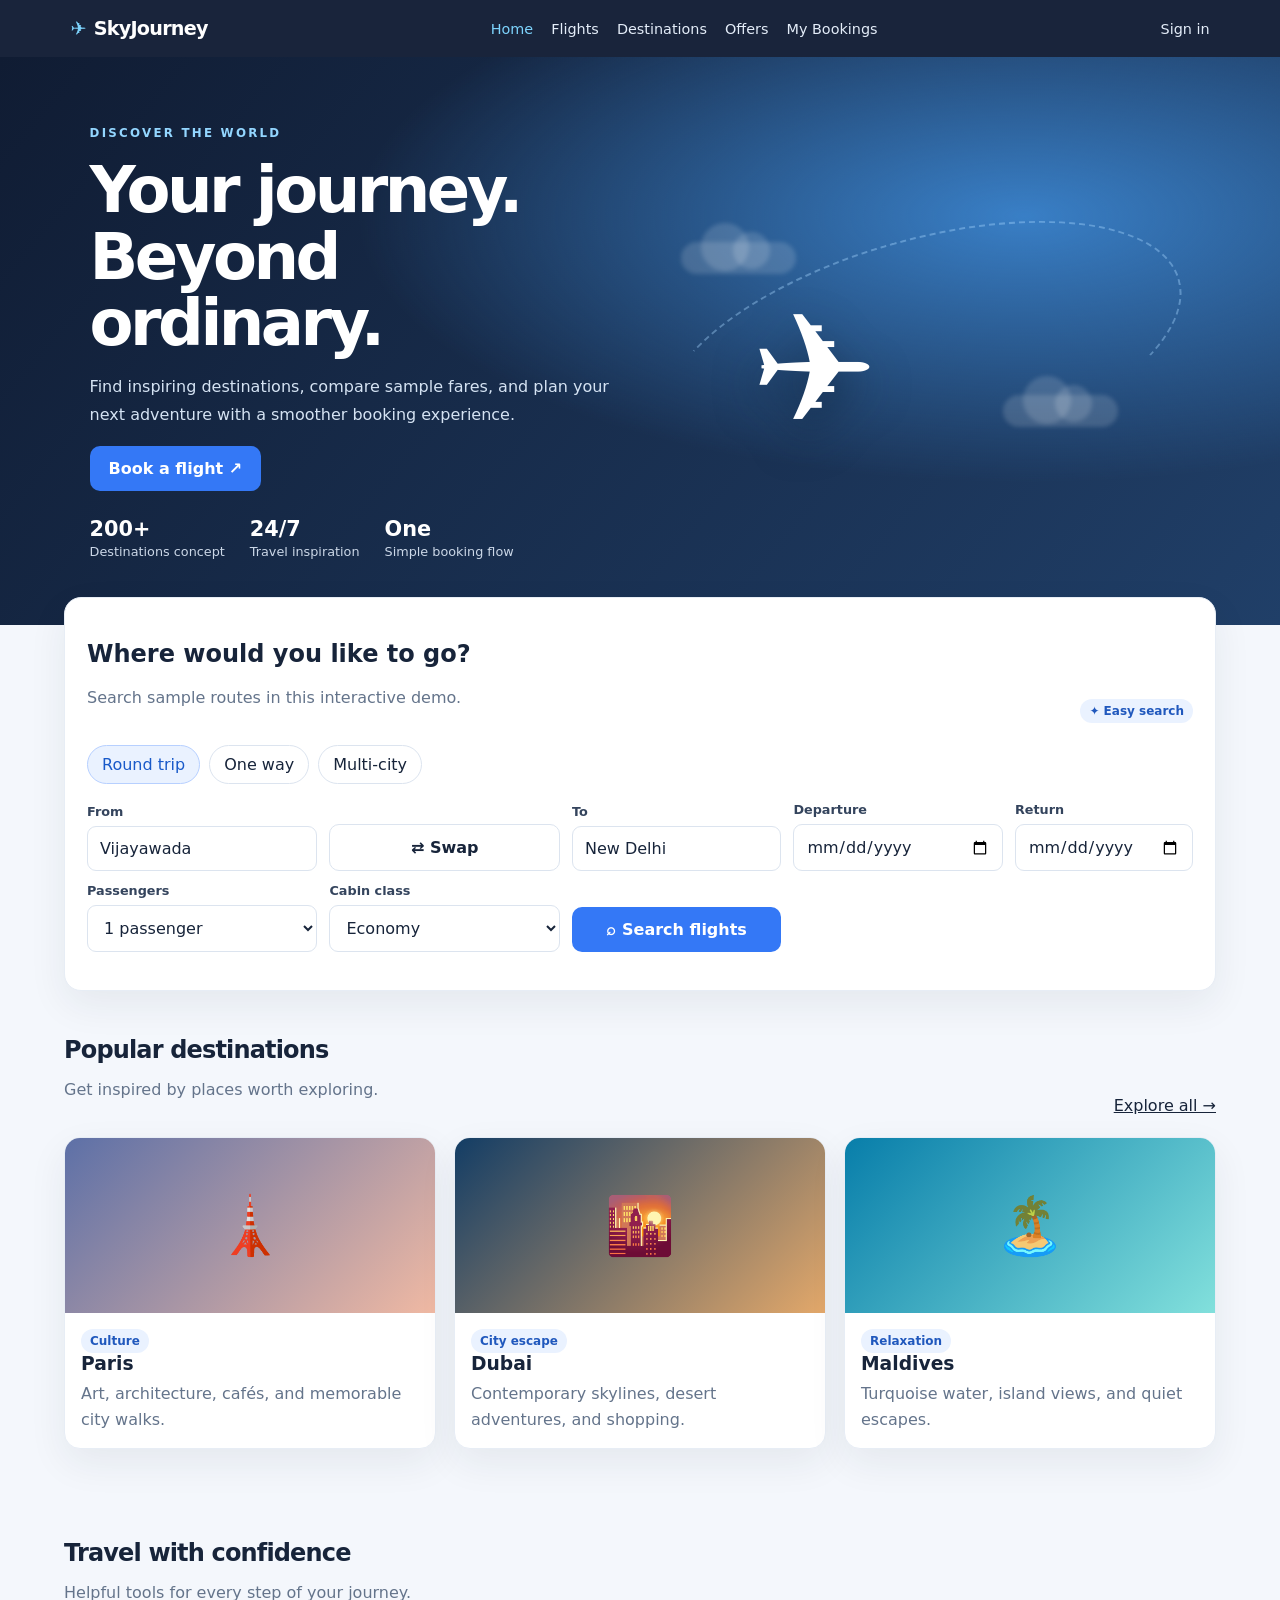
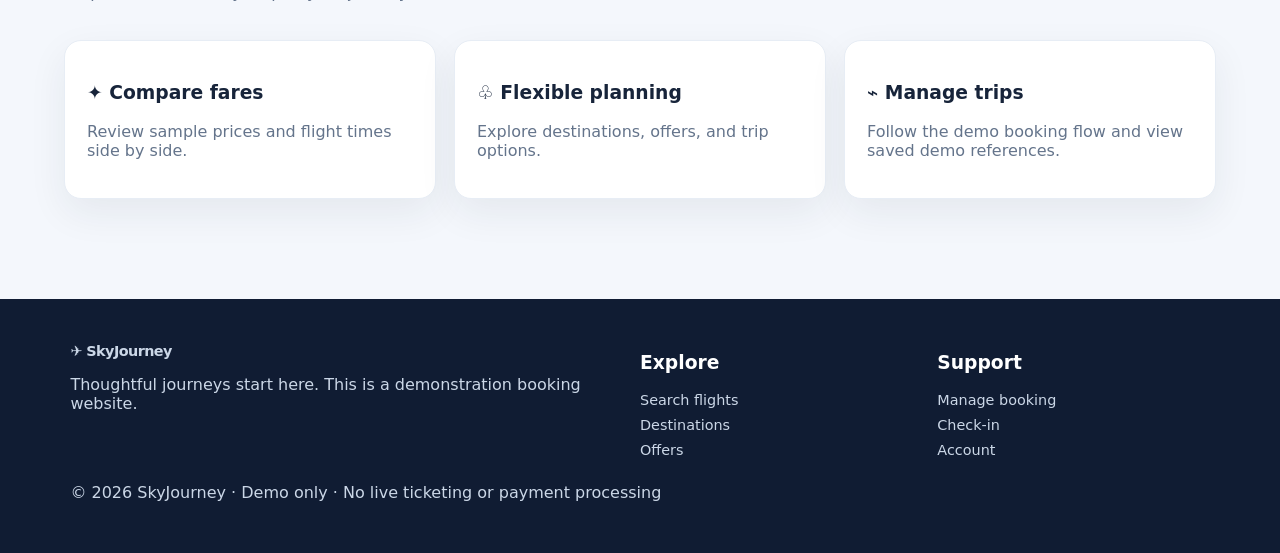
<file: index.html>
<!doctype html>
<html lang="en"><head><meta charset="utf-8"><meta name="viewport" content="width=device-width,initial-scale=1"><title>SkyJourney | Flight Booking</title><link rel="stylesheet" href="css/style.css"><script src="js/storage.js" defer></script><script src="js/main.js" defer></script><script src="js/search.js" defer></script></head><body><header class="site-header" data-site-header></header><main>
<section class="hero"><div class="hero-content"><span class="eyebrow">DISCOVER THE WORLD</span><h1>Your journey.<br>Beyond ordinary.</h1><p>Find inspiring destinations, compare sample fares, and plan your next adventure with a smoother booking experience.</p><a class="btn btn-primary" href="#search">Book a flight ↗</a><div class="hero-stat-row"><div class="hero-stat"><strong>200+</strong><span>Destinations concept</span></div><div class="hero-stat"><strong>24/7</strong><span>Travel inspiration</span></div><div class="hero-stat"><strong>One</strong><span>Simple booking flow</span></div></div></div><div class="aircraft-scene" aria-label="Animated airplane"><div class="cloud cloud-one"></div><div class="cloud cloud-two"></div><div class="plane" aria-hidden="true">✈</div><div class="flight-path"></div></div></section>
<section class="container search-panel" id="search"><div class="panel"><div class="section-heading"><div><h2>Where would you like to go?</h2><p>Search sample routes in this interactive demo.</p></div><span class="pill">✦ Easy search</span></div><div class="trip-tabs"><button class="trip-tab active" type="button" data-trip="roundtrip">Round trip</button><button class="trip-tab" type="button" data-trip="oneway">One way</button><button class="trip-tab" type="button" data-trip="multicity" onclick="document.querySelector('#search-message').textContent='Multi-city search is a planned extension in this starter.'">Multi-city</button></div><form id="flight-search" class="search-grid"><div class="field"><label for="origin">From</label><input id="origin" placeholder="e.g. Vijayawada" value="Vijayawada" required></div><button class="btn btn-outline" type="button" id="swap" aria-label="Swap cities">⇄ Swap</button><div class="field"><label for="destination">To</label><input id="destination" placeholder="e.g. New Delhi" value="New Delhi" required></div><div class="field"><label for="departure">Departure</label><input id="departure" type="date" required></div><div class="field"><label for="return-date">Return</label><input id="return-date" type="date"></div><div class="field"><label for="passengers">Passengers</label><select id="passengers"><option value="1">1 passenger</option><option value="2">2 passengers</option><option value="3">3 passengers</option><option value="4">4 passengers</option><option value="5">5 passengers</option></select></div><div class="field"><label for="cabin">Cabin class</label><select id="cabin"><option>Economy</option><option>Premium economy</option><option>Business</option><option>First class</option></select></div><button class="btn btn-primary" type="submit">⌕ Search flights</button></form><p id="search-message" role="status"></p></div></section>
<section class="container section"><div class="section-heading"><div><h2>Popular destinations</h2><p>Get inspired by places worth exploring.</p></div><a href="destinations.html">Explore all →</a></div><div class="destination-grid"><article class="destination-card"><div class="destination-art art-paris">🗼</div><div class="destination-copy"><span class="pill">Culture</span><h3>Paris</h3><p>Art, architecture, cafés, and memorable city walks.</p></div></article><article class="destination-card"><div class="destination-art art-dubai">🌇</div><div class="destination-copy"><span class="pill">City escape</span><h3>Dubai</h3><p>Contemporary skylines, desert adventures, and shopping.</p></div></article><article class="destination-card"><div class="destination-art art-maldives">🏝️</div><div class="destination-copy"><span class="pill">Relaxation</span><h3>Maldives</h3><p>Turquoise water, island views, and quiet escapes.</p></div></article></div></section>
<section class="container section"><div class="section-heading"><div><h2>Travel with confidence</h2><p>Helpful tools for every step of your journey.</p></div></div><div class="feature-grid"><article class="card"><h3>✦ Compare fares</h3><p class="muted">Review sample prices and flight times side by side.</p></article><article class="card"><h3>♧ Flexible planning</h3><p class="muted">Explore destinations, offers, and trip options.</p></article><article class="card"><h3>⌁ Manage trips</h3><p class="muted">Follow the demo booking flow and view saved demo references.</p></article></div></section></main><footer class="site-footer" data-site-footer></footer></body></html>
</file>
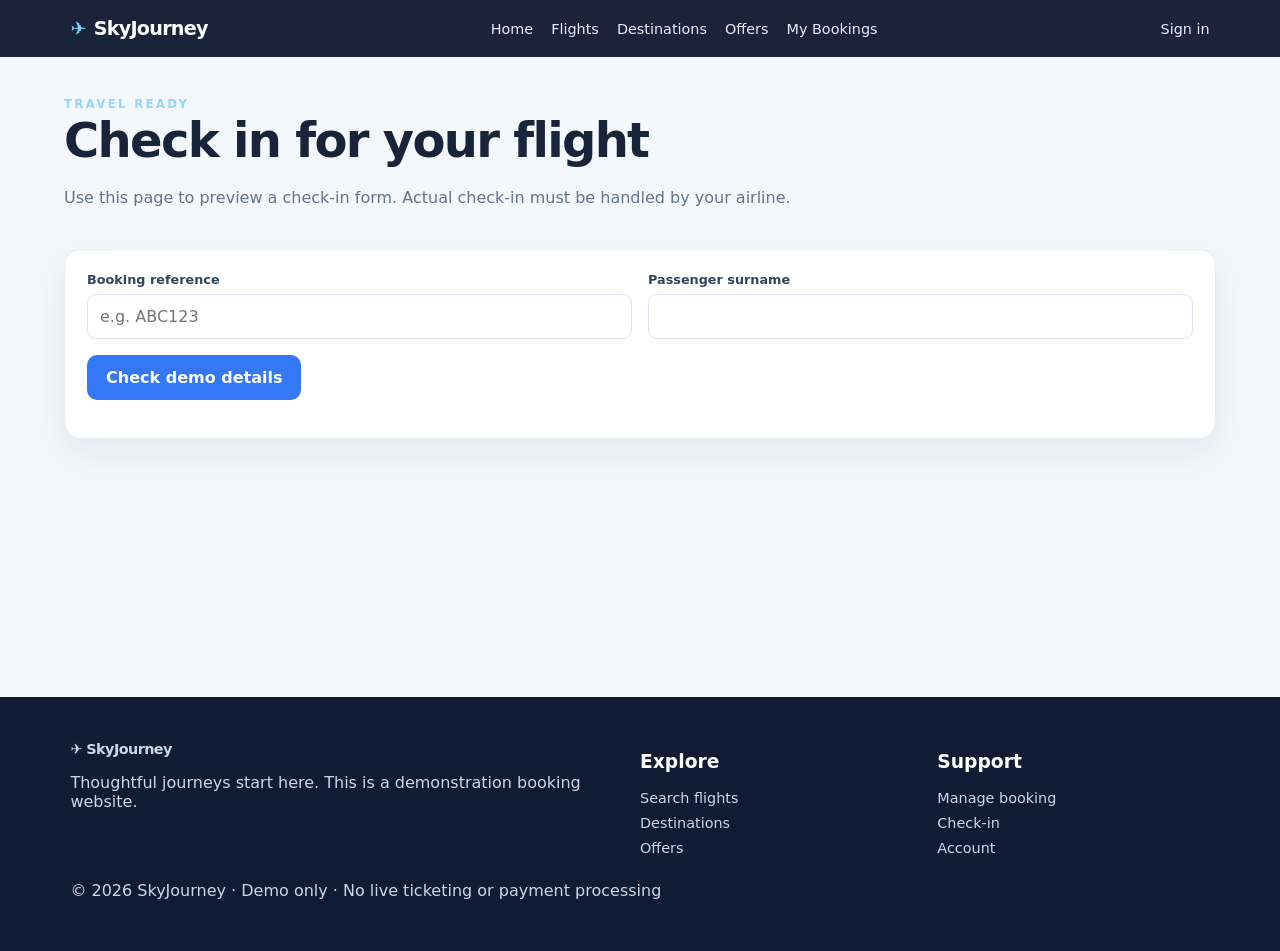
<file: check-in.html>
<!doctype html><html lang="en"><head><meta charset="utf-8"><meta name="viewport" content="width=device-width,initial-scale=1"><title>Check-in | SkyJourney</title><link rel="stylesheet" href="css/style.css"><script src="js/main.js" defer></script><script src="js/booking.js" defer></script></head><body><header class="site-header" data-site-header></header><main class="container"><section class="page-intro page-heading"><span class="eyebrow">TRAVEL READY</span><h1>Check in for your flight</h1><p>Use this page to preview a check-in form. Actual check-in must be handled by your airline.</p></section><section class="card"><form id="checkin-form" class="form-grid"><div class="field"><label for="reference">Booking reference</label><input id="reference" required placeholder="e.g. ABC123"></div><div class="field"><label for="surname">Passenger surname</label><input id="surname" required></div><div class="full"><button class="btn btn-primary" type="submit">Check demo details</button></div></form><p id="checkin-message" role="status"></p></section></main><footer class="site-footer" data-site-footer></footer></body></html>
</file>
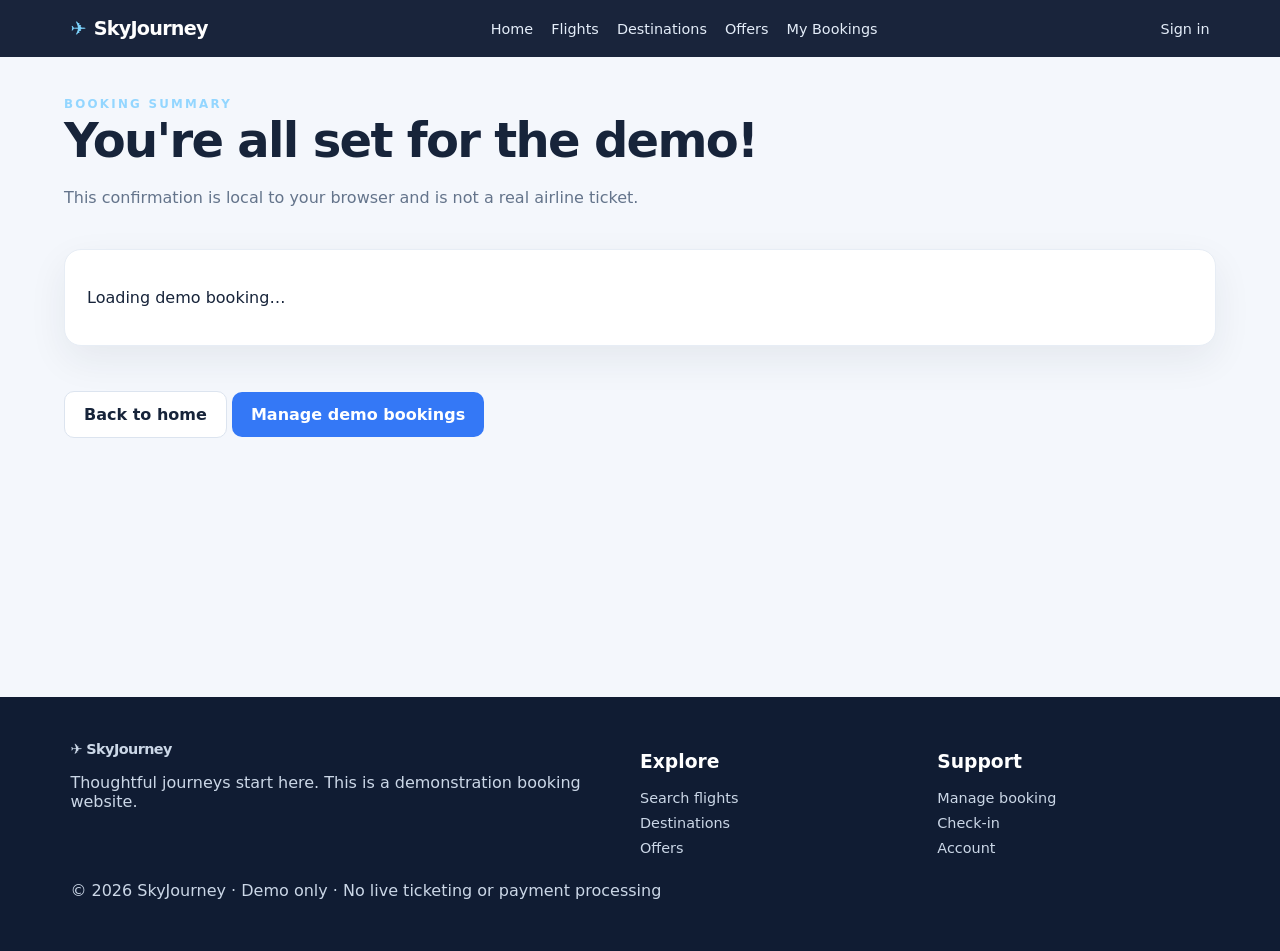
<file: confirmation.html>
<!doctype html><html lang="en"><head><meta charset="utf-8"><meta name="viewport" content="width=device-width,initial-scale=1"><title>Demo confirmation | SkyJourney</title><link rel="stylesheet" href="css/style.css"><script src="js/storage.js" defer></script><script src="js/main.js" defer></script><script src="js/booking.js" defer></script></head><body><header class="site-header" data-site-header></header><main class="container"><section class="page-intro page-heading"><span class="eyebrow">BOOKING SUMMARY</span><h1>You're all set for the demo!</h1><p>This confirmation is local to your browser and is not a real airline ticket.</p></section><section class="card stack" id="confirmation-content"><p>Loading demo booking…</p></section><section class="section"><a class="btn btn-outline" href="index.html">Back to home</a> <a class="btn btn-primary" href="my-bookings.html">Manage demo bookings</a></section></main><footer class="site-footer" data-site-footer></footer></body></html>
</file>
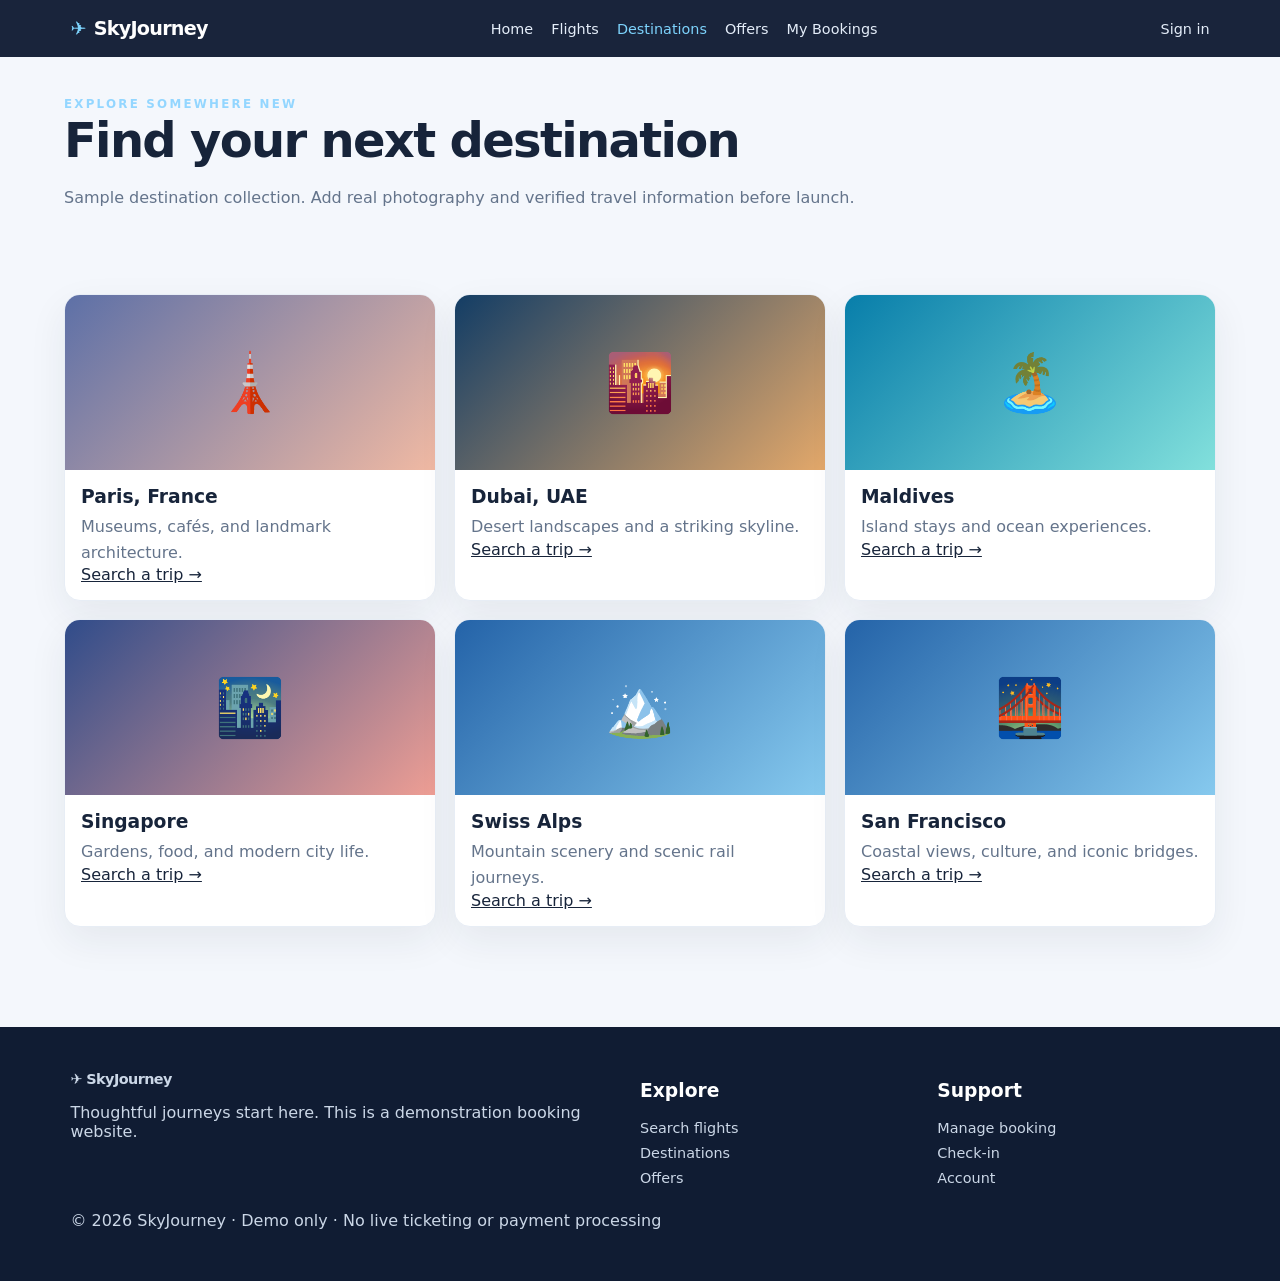
<file: destinations.html>
<!doctype html><html lang="en"><head><meta charset="utf-8"><meta name="viewport" content="width=device-width,initial-scale=1"><title>Destinations | SkyJourney</title><link rel="stylesheet" href="css/style.css"><script src="js/main.js" defer></script></head><body><header class="site-header" data-site-header></header><main class="container"><section class="page-intro page-heading"><span class="eyebrow">EXPLORE SOMEWHERE NEW</span><h1>Find your next destination</h1><p>Sample destination collection. Add real photography and verified travel information before launch.</p></section><section class="destination-grid section"><article class="destination-card"><div class="destination-art art-paris">🗼</div><div class="destination-copy"><h3>Paris, France</h3><p>Museums, cafés, and landmark architecture.</p><a href="index.html#search">Search a trip →</a></div></article><article class="destination-card"><div class="destination-art art-dubai">🌇</div><div class="destination-copy"><h3>Dubai, UAE</h3><p>Desert landscapes and a striking skyline.</p><a href="index.html#search">Search a trip →</a></div></article><article class="destination-card"><div class="destination-art art-maldives">🏝️</div><div class="destination-copy"><h3>Maldives</h3><p>Island stays and ocean experiences.</p><a href="index.html#search">Search a trip →</a></div></article><article class="destination-card"><div class="destination-art art-singapore">🌃</div><div class="destination-copy"><h3>Singapore</h3><p>Gardens, food, and modern city life.</p><a href="index.html#search">Search a trip →</a></div></article><article class="destination-card"><div class="destination-art">🏔️</div><div class="destination-copy"><h3>Swiss Alps</h3><p>Mountain scenery and scenic rail journeys.</p><a href="index.html#search">Search a trip →</a></div></article><article class="destination-card"><div class="destination-art">🌉</div><div class="destination-copy"><h3>San Francisco</h3><p>Coastal views, culture, and iconic bridges.</p><a href="index.html#search">Search a trip →</a></div></article></section></main><footer class="site-footer" data-site-footer></footer></body></html>
</file>
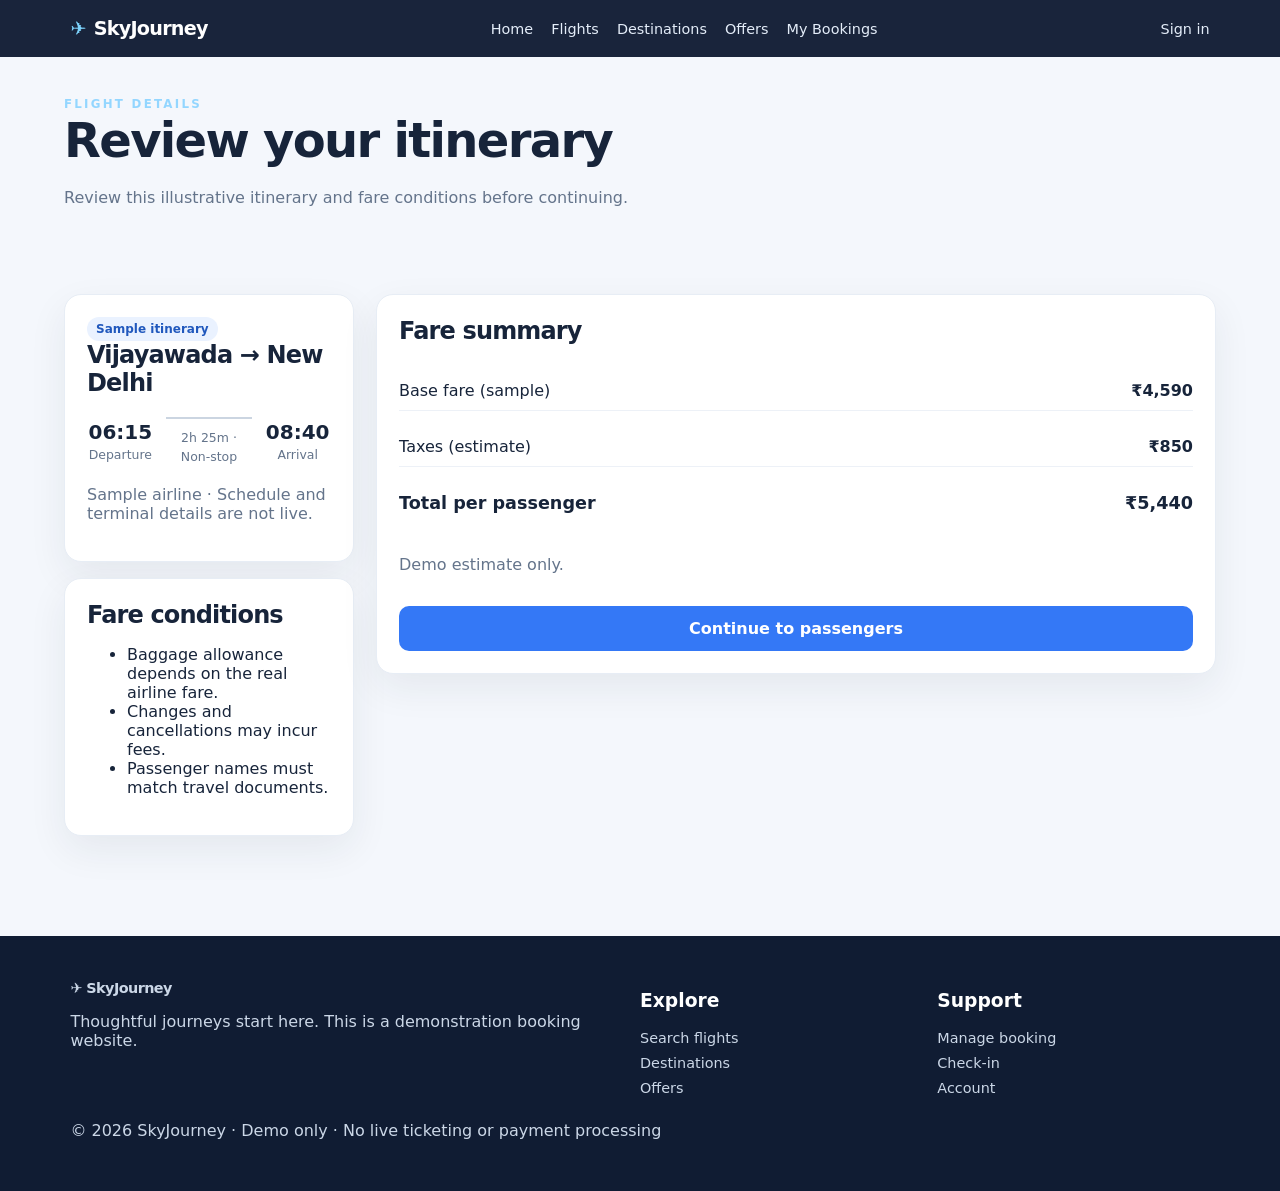
<file: flight-details.html>
<!doctype html><html lang="en"><head><meta charset="utf-8"><meta name="viewport" content="width=device-width,initial-scale=1"><title>Flight details | SkyJourney</title><link rel="stylesheet" href="css/style.css"><script src="js/main.js" defer></script></head><body><header class="site-header" data-site-header></header><main class="container"><section class="page-intro page-heading"><span class="eyebrow">FLIGHT DETAILS</span><h1>Review your itinerary</h1><p>Review this illustrative itinerary and fare conditions before continuing.</p></section><div class="two-col section"><section class="stack"><article class="card"><span class="pill">Sample itinerary</span><h2 id="route">Vijayawada → New Delhi</h2><div class="flight-times"><div class="time"><strong>06:15</strong><span>Departure</span></div><div class="flight-line"><span>2h 25m · Non-stop</span></div><div class="time"><strong>08:40</strong><span>Arrival</span></div></div><p class="muted">Sample airline · Schedule and terminal details are not live.</p></article><article class="card"><h2>Fare conditions</h2><ul><li>Baggage allowance depends on the real airline fare.</li><li>Changes and cancellations may incur fees.</li><li>Passenger names must match travel documents.</li></ul></article></section><aside class="card stack"><h2>Fare summary</h2><div class="summary-row"><span>Base fare (sample)</span><strong>₹4,590</strong></div><div class="summary-row"><span>Taxes (estimate)</span><strong>₹850</strong></div><div class="summary-row total"><span>Total per passenger</span><strong>₹5,440</strong></div><p class="muted">Demo estimate only.</p><a class="btn btn-primary" href="passengers.html">Continue to passengers</a></aside></div></main><footer class="site-footer" data-site-footer></footer><script>const p=new URLSearchParams(location.search);document.querySelector("#route").textContent=`${p.get("from")||"Vijayawada"} → ${p.get("to")||"New Delhi"}`;const b=JSON.parse(localStorage.getItem("skyjourney.booking")||"{}");localStorage.setItem("skyjourney.booking",JSON.stringify({...b,from:p.get("from")||"Vijayawada",to:p.get("to")||"New Delhi",date:p.get("date")||"",passengers:p.get("passengers")||1}));</script></body></html>
</file>
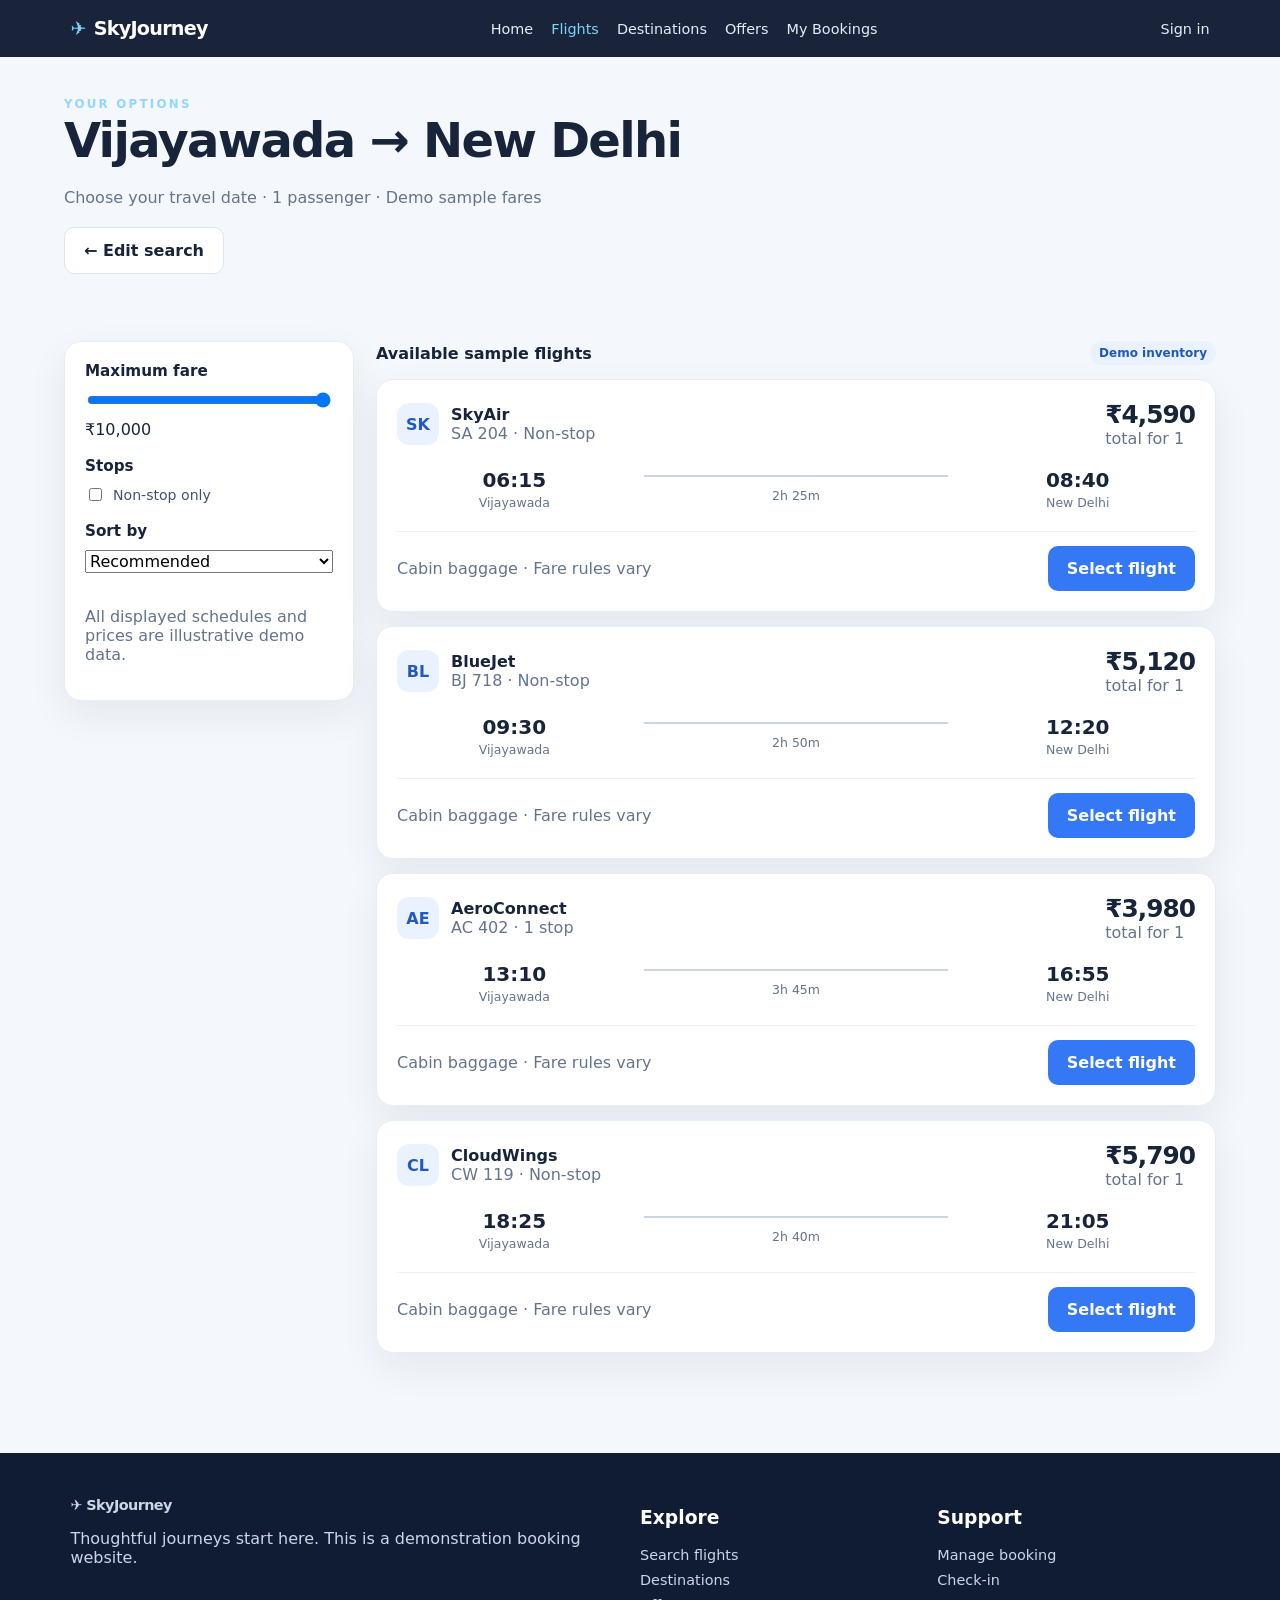
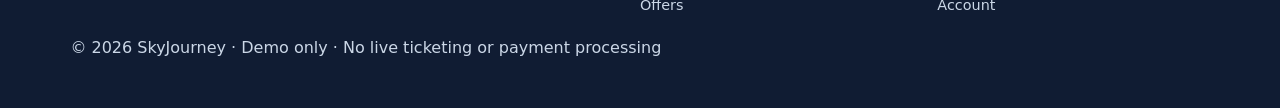
<file: flights.html>
<!doctype html><html lang="en"><head><meta charset="utf-8"><meta name="viewport" content="width=device-width,initial-scale=1"><title>Flight results | SkyJourney</title><link rel="stylesheet" href="css/style.css"><script src="js/main.js" defer></script><script src="js/flights.js" defer></script></head><body><header class="site-header" data-site-header></header><main class="container"><section class="page-intro page-heading"><span class="eyebrow">YOUR OPTIONS</span><h1 id="route-title">Vijayawada → New Delhi</h1><p id="route-subtitle">Compare demo schedules and sample fares.</p><a class="btn btn-outline" href="index.html#search">← Edit search</a></section><div class="two-col section"><aside class="panel filters"><div class="filter-group"><h3>Maximum fare</h3><input id="max-price" type="range" min="3000" max="10000" step="250" value="10000"><span id="price-value">₹10,000</span></div><div class="filter-group"><h3>Stops</h3><label class="check-row"><input id="nonstop" type="checkbox"> Non-stop only</label></div><div class="filter-group"><h3>Sort by</h3><select id="sort"><option value="recommended">Recommended</option><option value="cheapest">Cheapest first</option><option value="fastest">Fastest first</option><option value="earliest">Earliest departure</option></select></div><p class="muted">All displayed schedules and prices are illustrative demo data.</p></aside><section><div class="results-toolbar"><strong>Available sample flights</strong><span class="pill">Demo inventory</span></div><div id="flight-list" class="flight-list"></div></section></div></main><footer class="site-footer" data-site-footer></footer></body></html>
</file>
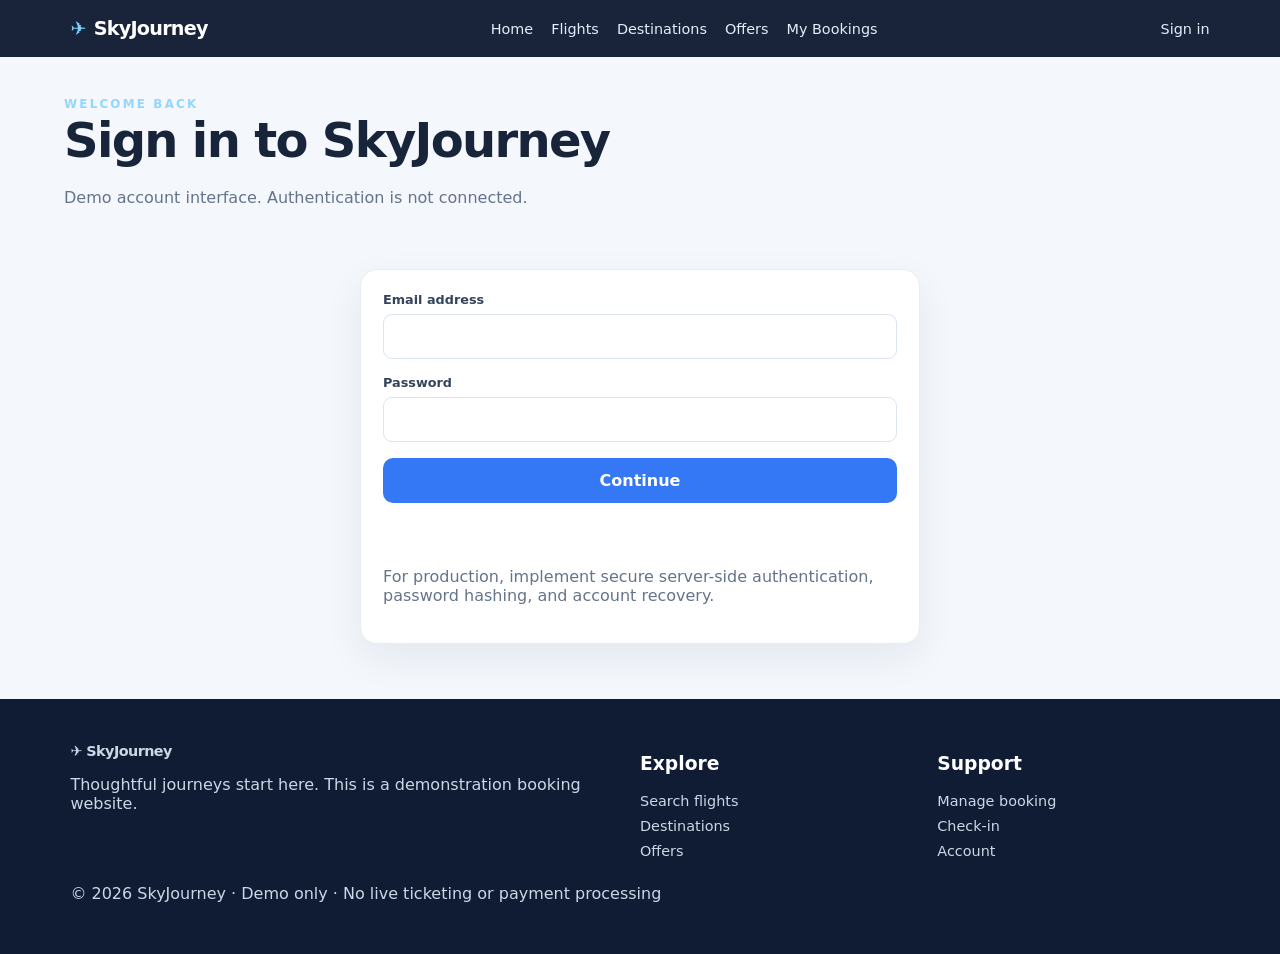
<file: login.html>
<!doctype html><html lang="en"><head><meta charset="utf-8"><meta name="viewport" content="width=device-width,initial-scale=1"><title>Sign in | SkyJourney</title><link rel="stylesheet" href="css/style.css"><script src="js/main.js" defer></script><script src="js/booking.js" defer></script></head><body><header class="site-header" data-site-header></header><main class="container"><section class="page-intro page-heading"><span class="eyebrow">WELCOME BACK</span><h1>Sign in to SkyJourney</h1><p>Demo account interface. Authentication is not connected.</p></section><section class="card" style="max-width:560px;margin:20px auto"><form id="login-form" class="stack"><div class="field"><label for="email">Email address</label><input id="email" type="email" required autocomplete="email"></div><div class="field"><label for="password">Password</label><input id="password" type="password" required autocomplete="current-password" minlength="8"></div><button class="btn btn-primary" type="submit">Continue</button><p id="login-message" role="status"></p></form><p class="muted">For production, implement secure server-side authentication, password hashing, and account recovery.</p></section></main><footer class="site-footer" data-site-footer></footer></body></html>
</file>
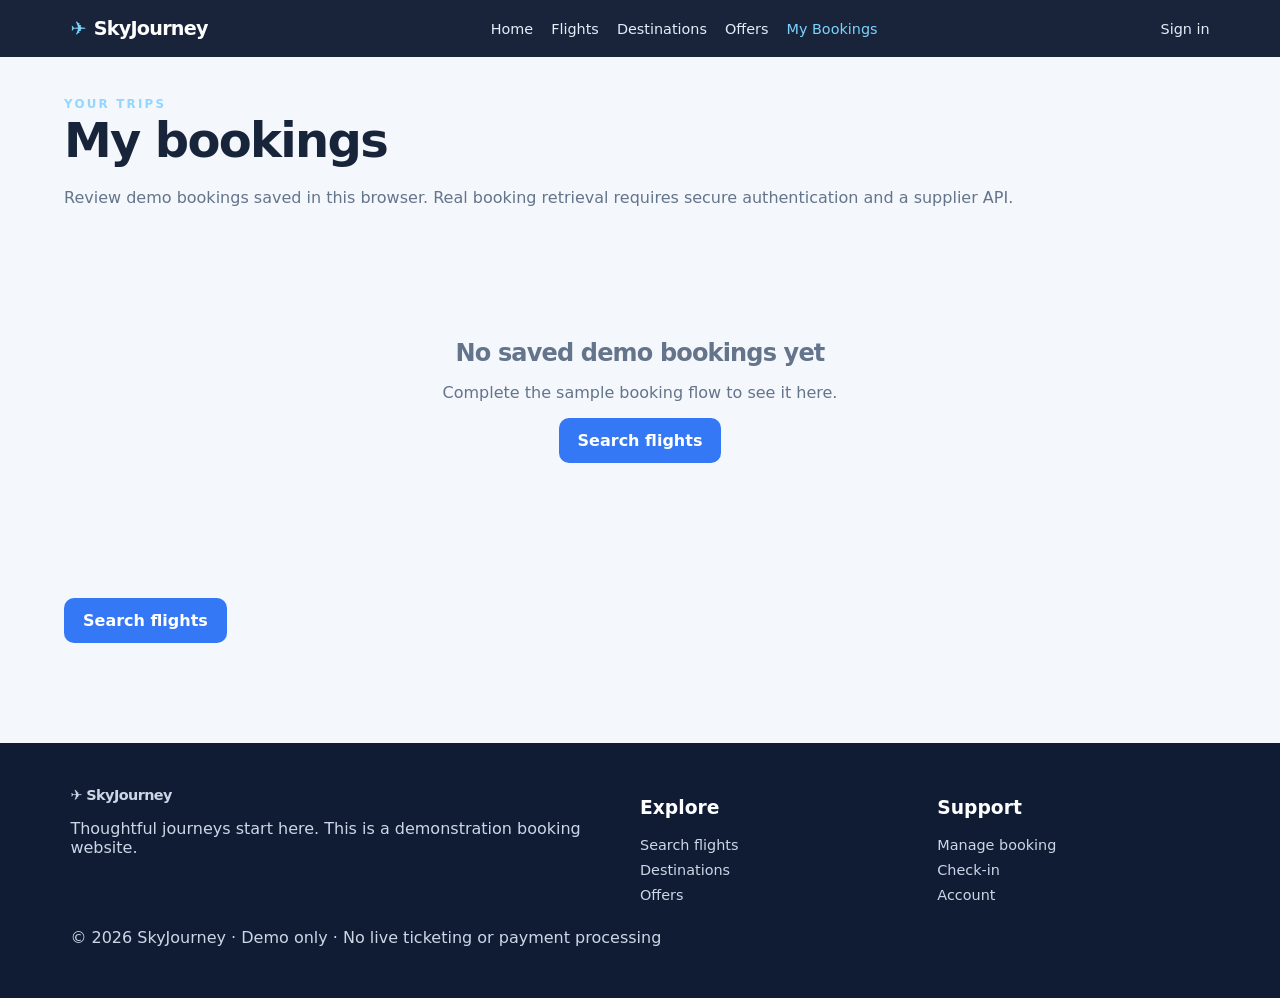
<file: my-bookings.html>
<!doctype html><html lang="en"><head><meta charset="utf-8"><meta name="viewport" content="width=device-width,initial-scale=1"><title>My bookings | SkyJourney</title><link rel="stylesheet" href="css/style.css"><script src="js/storage.js" defer></script><script src="js/main.js" defer></script><script src="js/booking.js" defer></script></head><body><header class="site-header" data-site-header></header><main class="container"><section class="page-intro page-heading"><span class="eyebrow">YOUR TRIPS</span><h1>My bookings</h1><p>Review demo bookings saved in this browser. Real booking retrieval requires secure authentication and a supplier API.</p></section><section id="bookings-list" class="stack section"><div class="empty-state">Loading…</div></section><div class="section"><a class="btn btn-primary" href="index.html#search">Search flights</a></div></main><footer class="site-footer" data-site-footer></footer></body></html>
</file>
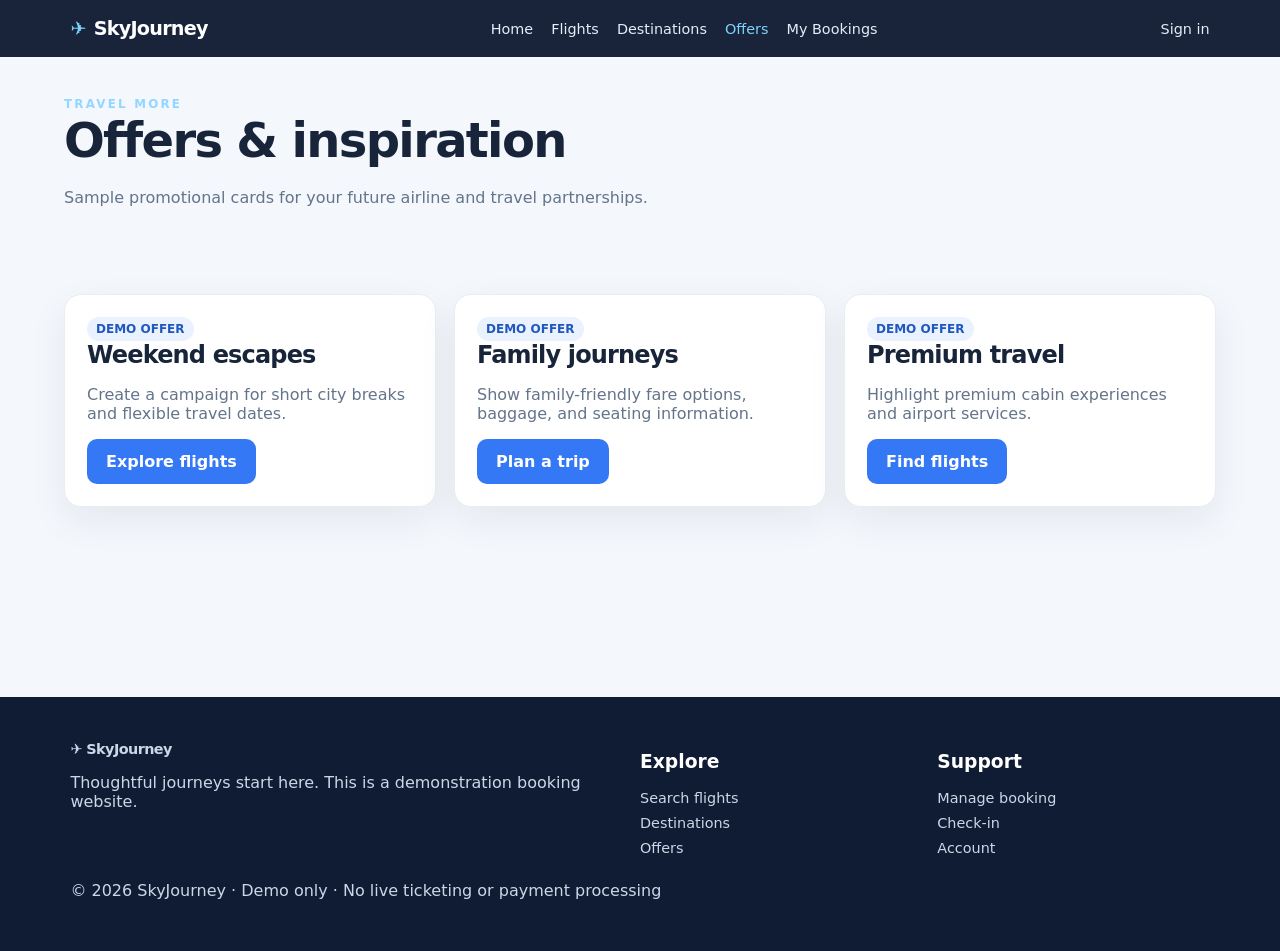
<file: offers.html>
<!doctype html><html lang="en"><head><meta charset="utf-8"><meta name="viewport" content="width=device-width,initial-scale=1"><title>Offers | SkyJourney</title><link rel="stylesheet" href="css/style.css"><script src="js/main.js" defer></script></head><body><header class="site-header" data-site-header></header><main class="container"><section class="page-intro page-heading"><span class="eyebrow">TRAVEL MORE</span><h1>Offers & inspiration</h1><p>Sample promotional cards for your future airline and travel partnerships.</p></section><section class="offer-grid section"><article class="card"><span class="pill">DEMO OFFER</span><h2>Weekend escapes</h2><p class="muted">Create a campaign for short city breaks and flexible travel dates.</p><a class="btn btn-primary" href="index.html#search">Explore flights</a></article><article class="card"><span class="pill">DEMO OFFER</span><h2>Family journeys</h2><p class="muted">Show family-friendly fare options, baggage, and seating information.</p><a class="btn btn-primary" href="index.html#search">Plan a trip</a></article><article class="card"><span class="pill">DEMO OFFER</span><h2>Premium travel</h2><p class="muted">Highlight premium cabin experiences and airport services.</p><a class="btn btn-primary" href="index.html#search">Find flights</a></article></section></main><footer class="site-footer" data-site-footer></footer></body></html>
</file>
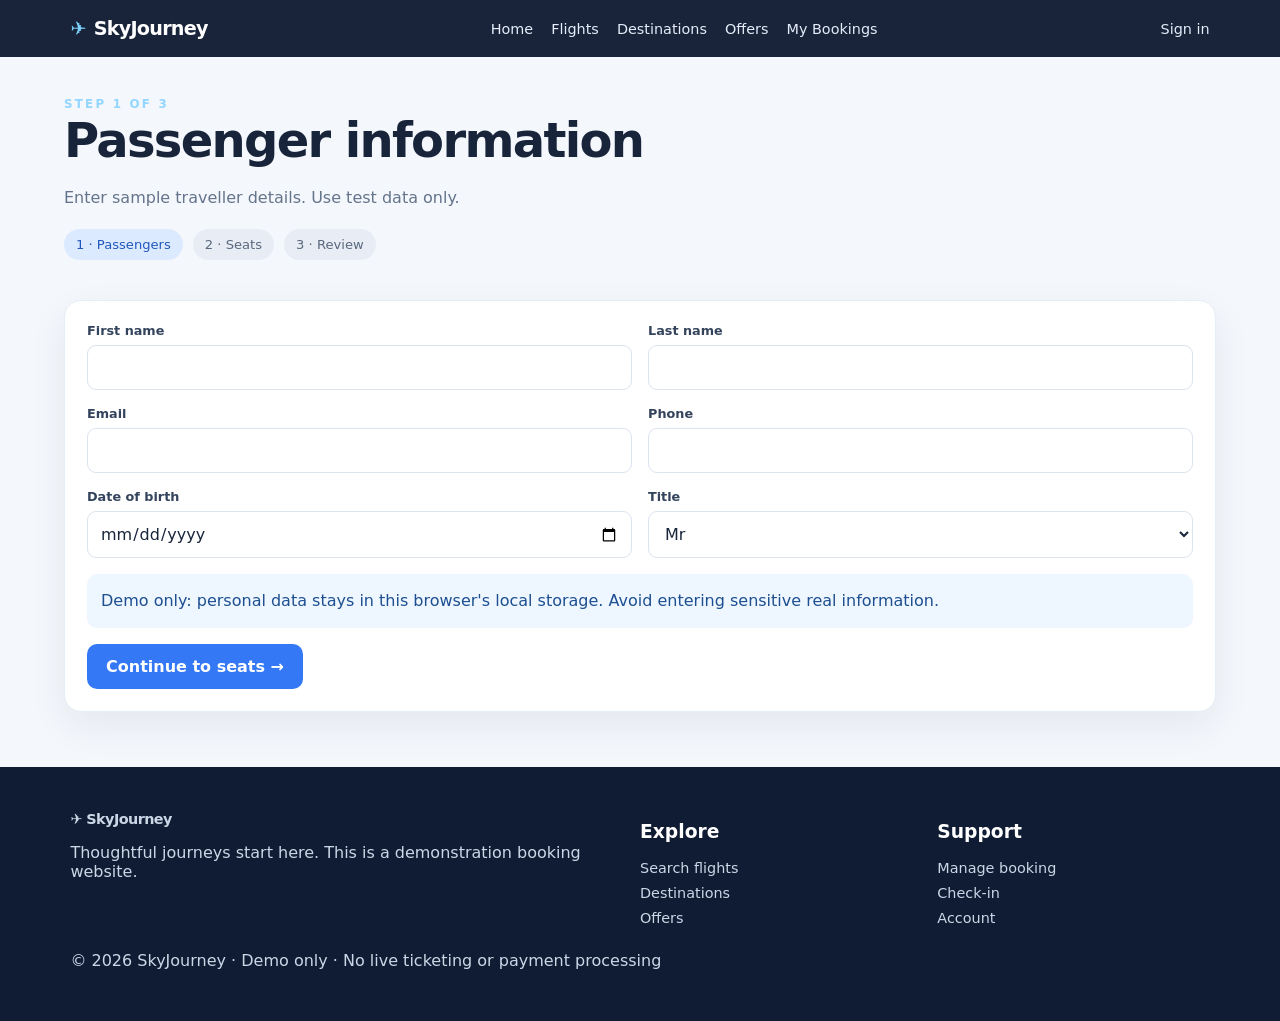
<file: passengers.html>
<!doctype html><html lang="en"><head><meta charset="utf-8"><meta name="viewport" content="width=device-width,initial-scale=1"><title>Passenger details | SkyJourney</title><link rel="stylesheet" href="css/style.css"><script src="js/storage.js" defer></script><script src="js/main.js" defer></script><script src="js/booking.js" defer></script></head><body><header class="site-header" data-site-header></header><main class="container"><section class="page-intro page-heading"><span class="eyebrow">STEP 1 OF 3</span><h1>Passenger information</h1><p>Enter sample traveller details. Use test data only.</p><div class="steps"><span class="step active">1 · Passengers</span><span class="step">2 · Seats</span><span class="step">3 · Review</span></div></section><section class="form-card card"><form id="passenger-form" class="form-grid"><div class="field"><label for="firstName">First name</label><input name="firstName" id="firstName" autocomplete="given-name" required></div><div class="field"><label for="lastName">Last name</label><input name="lastName" id="lastName" autocomplete="family-name" required></div><div class="field"><label for="email">Email</label><input type="email" name="email" id="email" autocomplete="email" required></div><div class="field"><label for="phone">Phone</label><input type="tel" name="phone" id="phone" autocomplete="tel" required></div><div class="field"><label for="dob">Date of birth</label><input type="date" name="dob" id="dob" required></div><div class="field"><label for="title">Title</label><select name="title" id="title"><option>Mr</option><option>Ms</option><option>Mx</option><option>Mrs</option></select></div><div class="full notice">Demo only: personal data stays in this browser's local storage. Avoid entering sensitive real information.</div><div class="full"><button class="btn btn-primary" type="submit">Continue to seats →</button></div></form></section></main><footer class="site-footer" data-site-footer></footer></body></html>
</file>
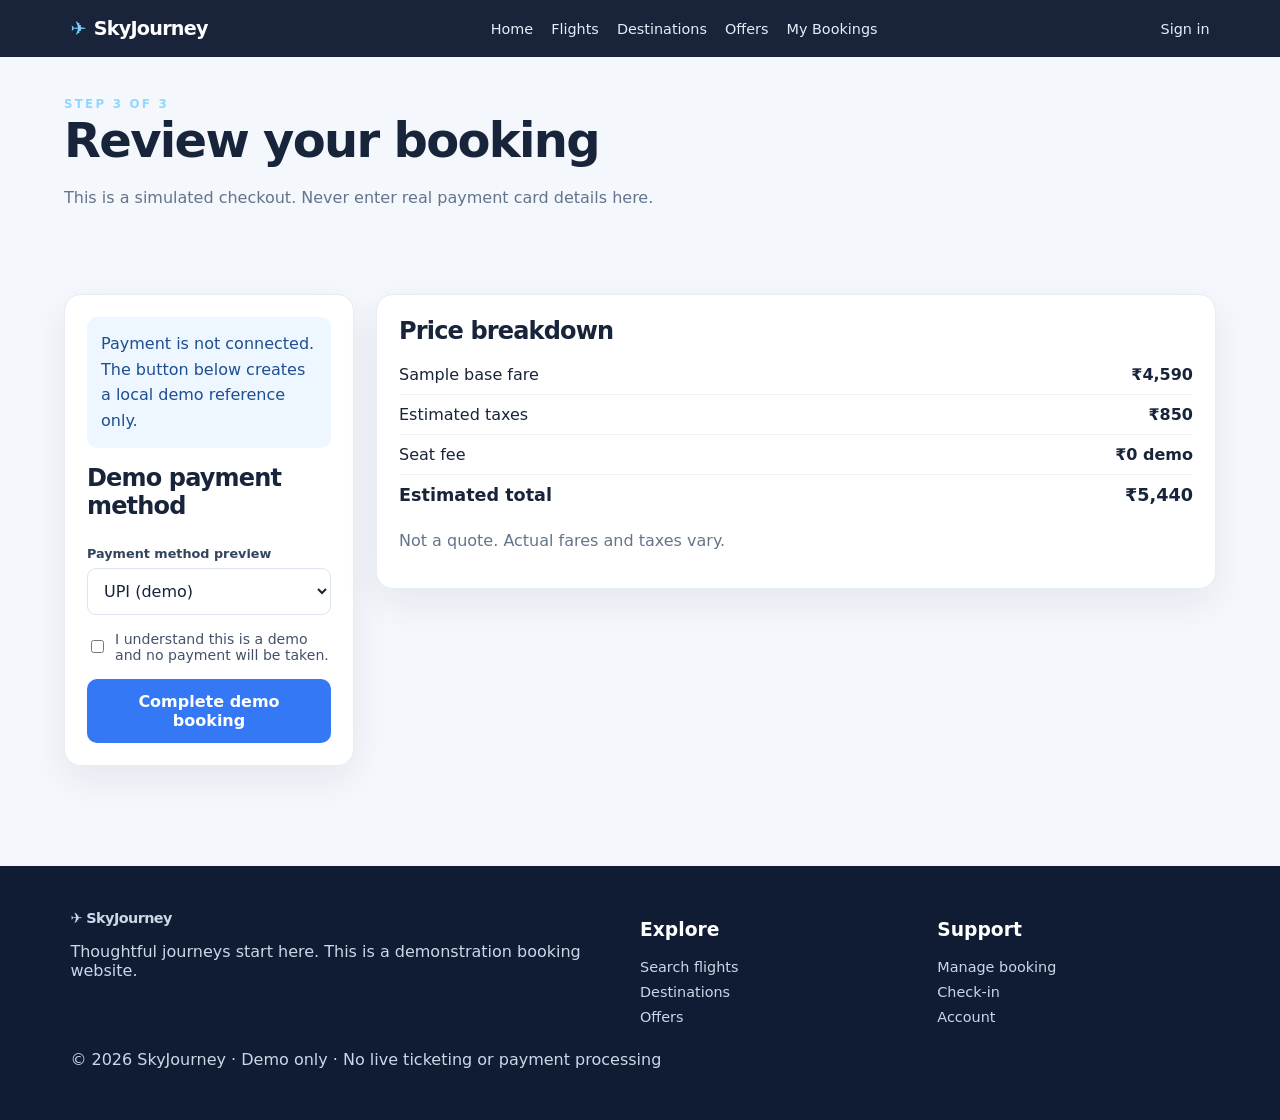
<file: payment.html>
<!doctype html><html lang="en"><head><meta charset="utf-8"><meta name="viewport" content="width=device-width,initial-scale=1"><title>Review & payment demo | SkyJourney</title><link rel="stylesheet" href="css/style.css"><script src="js/storage.js" defer></script><script src="js/main.js" defer></script><script src="js/booking.js" defer></script></head><body><header class="site-header" data-site-header></header><main class="container"><section class="page-intro page-heading"><span class="eyebrow">STEP 3 OF 3</span><h1>Review your booking</h1><p>This is a simulated checkout. Never enter real payment card details here.</p></section><div class="two-col section"><section class="card stack"><div class="notice">Payment is not connected. The button below creates a local demo reference only.</div><h2>Demo payment method</h2><form id="payment-form" class="stack"><div class="field"><label for="method">Payment method preview</label><select id="method"><option>UPI (demo)</option><option>Credit or debit card (demo)</option><option>Net banking (demo)</option></select></div><label class="check-row"><input type="checkbox" required> I understand this is a demo and no payment will be taken.</label><button class="btn btn-primary" type="submit">Complete demo booking</button></form></section><aside class="card"><h2>Price breakdown</h2><div class="summary-row"><span>Sample base fare</span><strong>₹4,590</strong></div><div class="summary-row"><span>Estimated taxes</span><strong>₹850</strong></div><div class="summary-row"><span>Seat fee</span><strong>₹0 demo</strong></div><div class="summary-row total"><span>Estimated total</span><strong>₹5,440</strong></div><p class="muted">Not a quote. Actual fares and taxes vary.</p></aside></div></main><footer class="site-footer" data-site-footer></footer></body></html>
</file>
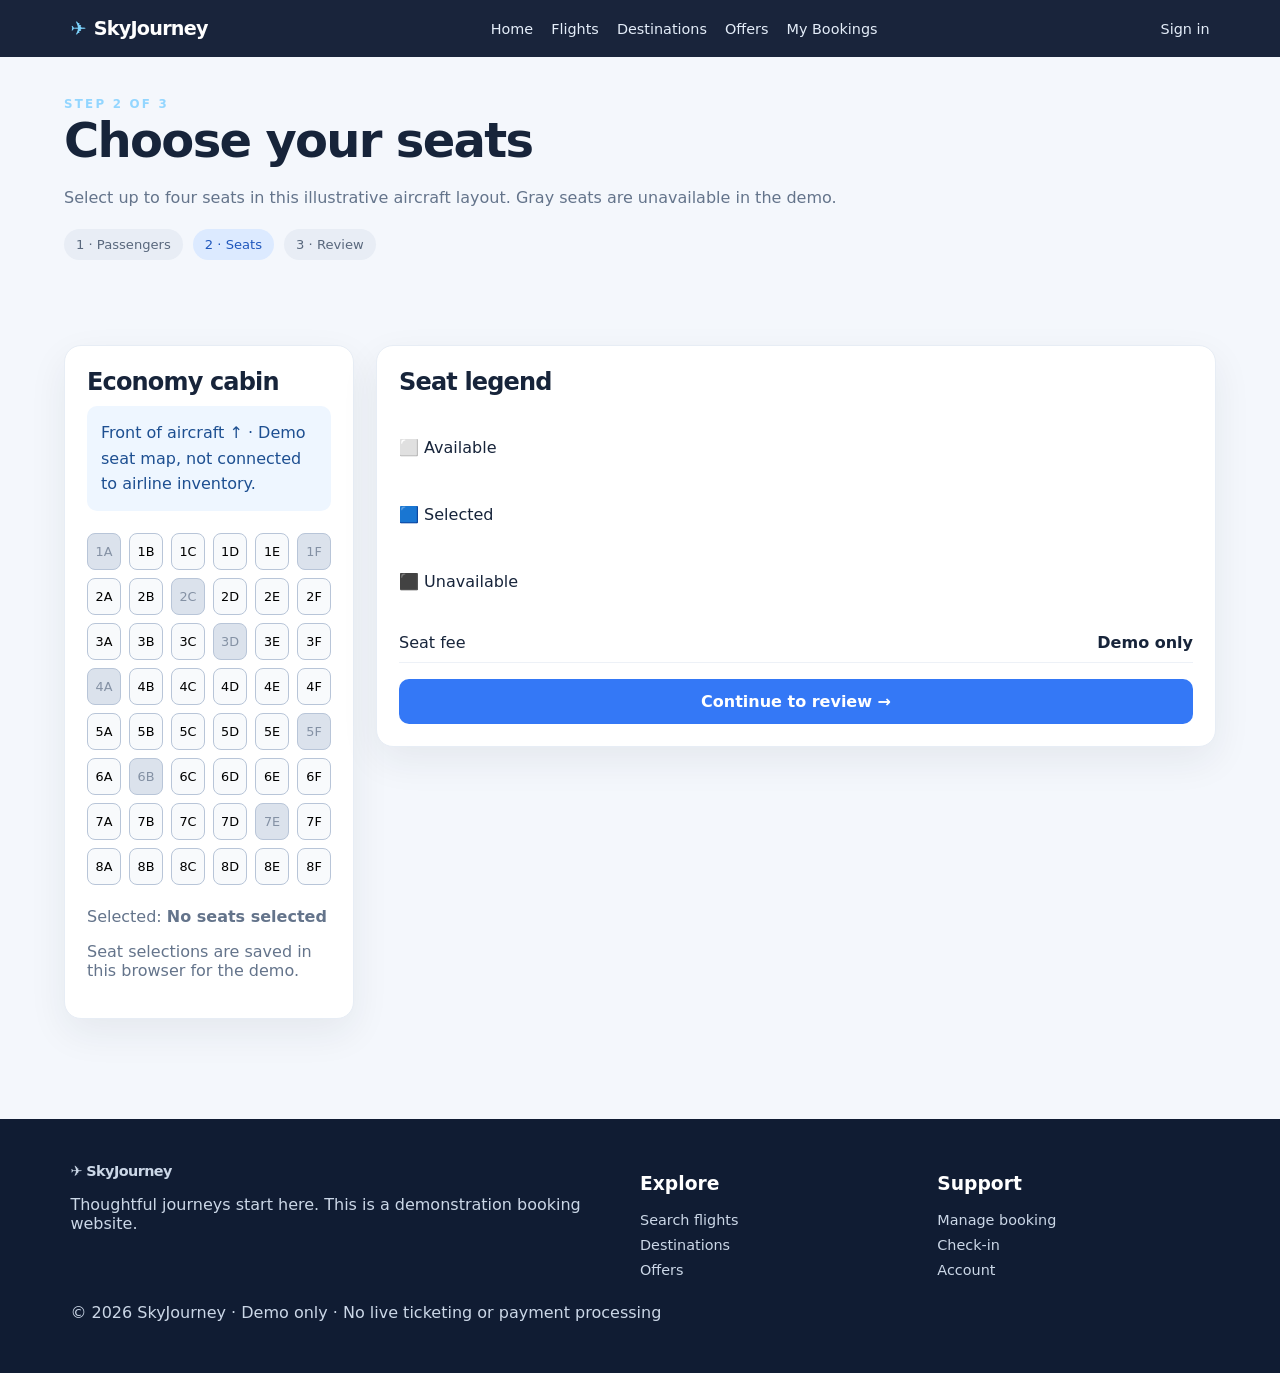
<file: seats.html>
<!doctype html><html lang="en"><head><meta charset="utf-8"><meta name="viewport" content="width=device-width,initial-scale=1"><title>Choose seats | SkyJourney</title><link rel="stylesheet" href="css/style.css"><script src="js/storage.js" defer></script><script src="js/main.js" defer></script><script src="js/booking.js" defer></script></head><body><header class="site-header" data-site-header></header><main class="container"><section class="page-intro page-heading"><span class="eyebrow">STEP 2 OF 3</span><h1>Choose your seats</h1><p>Select up to four seats in this illustrative aircraft layout. Gray seats are unavailable in the demo.</p><div class="steps"><span class="step">1 · Passengers</span><span class="step active">2 · Seats</span><span class="step">3 · Review</span></div></section><section class="two-col section"><article class="card"><h2>Economy cabin</h2><div class="notice">Front of aircraft ↑ · Demo seat map, not connected to airline inventory.</div><div id="seat-map" class="seat-map" aria-label="Seat map"></div><div class="muted">Selected: <strong id="selected-seats">No seats selected</strong></div><p class="muted">Seat selections are saved in this browser for the demo.</p></article><aside class="card stack"><h2>Seat legend</h2><p>⬜ Available</p><p>🟦 Selected</p><p>⬛ Unavailable</p><div class="summary-row"><span>Seat fee</span><strong>Demo only</strong></div><button class="btn btn-primary" id="continue-seats" type="button">Continue to review →</button></aside></section></main><footer class="site-footer" data-site-footer></footer></body></html>
</file>
<file: css/style.css>
:root{--navy:#101c33;--navy2:#172a49;--blue:#3478f6;--cyan:#7dd3fc;--light:#f4f7fc;--text:#17243a;--muted:#64748b;--line:#dce4ef;--white:#fff;--shadow:0 14px 38px #17243a12}
*{box-sizing:border-box}html{scroll-behavior:smooth}body{margin:0;font-family:Inter,ui-sans-serif,system-ui,-apple-system,"Segoe UI",sans-serif;color:var(--text);background:var(--light)}a{color:inherit}button,input,select{font:inherit}button,a.btn{cursor:pointer}button:focus-visible,a:focus-visible,input:focus-visible,select:focus-visible{outline:3px solid #7dd3fc;outline-offset:2px}
.site-header{position:sticky;top:0;z-index:20;display:flex;align-items:center;justify-content:space-between;gap:18px;padding:17px 5.5%;background:#101c33f5;color:white;backdrop-filter:blur(14px)}.logo{text-decoration:none;font-size:1.2rem;font-weight:850;letter-spacing:-.04em;white-space:nowrap}.logo-mark{color:var(--cyan);margin-right:8px}.site-nav{display:flex;align-items:center;gap:18px;flex-wrap:wrap}.site-nav a,.header-actions a{color:#e4edf9;text-decoration:none;font-size:.9rem}.site-nav a:hover,.site-nav a.active{color:var(--cyan)}.header-actions{display:flex;align-items:center;gap:12px}.menu-toggle{display:none;border:1px solid #52627a;background:transparent;color:white;border-radius:9px;padding:8px 10px}
main{min-height:65vh}.container{width:min(1180px,90%);margin-inline:auto}.hero{position:relative;overflow:hidden;min-height:480px;display:grid;grid-template-columns:1fr 1fr;align-items:center;gap:28px;padding:65px 7%;color:white;background:radial-gradient(ellipse at 80% 28%,#397fc6 0%,transparent 46%),linear-gradient(130deg,#101c33,#203f68)}.hero-content{position:relative;z-index:3}.eyebrow{font-size:.74rem;letter-spacing:.19em;color:#93d6ff;font-weight:800}.hero h1{font-size:clamp(2.5rem,5vw,4.5rem);line-height:1.04;letter-spacing:-.055em;margin:16px 0}.hero p{max-width:520px;line-height:1.8;color:#d5e3f3}.btn{display:inline-flex;align-items:center;justify-content:center;gap:8px;border:0;border-radius:10px;padding:13px 19px;text-decoration:none;font-weight:750;transition:transform .2s,background .2s}.btn:hover{transform:translateY(-2px)}.btn-primary{background:var(--blue);color:white}.btn-primary:hover{background:#205fd3}.btn-light{background:white;color:var(--navy)}.btn-outline{border:1px solid var(--line);background:white;color:var(--text)}.btn-danger{background:#fff0f0;color:#a12626}.aircraft-scene{height:300px;position:relative;perspective:700px}.plane{position:absolute;z-index:2;top:30%;left:18%;font-size:clamp(6rem,12vw,9.5rem);color:white;filter:drop-shadow(0 18px 22px #08172a80);animation:aircraft-flight 6s ease-in-out infinite}.cloud{position:absolute;width:115px;height:32px;border-radius:50px;background:#ffffff26;filter:blur(2px);animation:cloud-drift 12s ease-in-out infinite}.cloud:before,.cloud:after{content:"";position:absolute;background:inherit;border-radius:50%;width:48px;height:48px;left:20px;top:-19px}.cloud:after{left:52px;top:-10px;width:37px;height:37px}.cloud-one{top:17%;left:5%}.cloud-two{top:68%;left:65%;animation-delay:-5s}.flight-path{position:absolute;inset:16% 0 8% 0;border:2px dashed #a6d6ff65;border-left-color:transparent;border-bottom-color:transparent;border-radius:50%;transform:rotate(-16deg)}@keyframes aircraft-flight{0%,100%{transform:translate3d(0,0,0) rotate(-10deg) rotateY(-12deg)}50%{transform:translate3d(22px,-25px,0) rotate(-5deg) rotateY(12deg)}}@keyframes cloud-drift{0%,100%{translate:-25px 0}50%{translate:30px -10px}}
.section{padding:45px 0}.section-heading{display:flex;justify-content:space-between;align-items:end;gap:15px;margin-bottom:22px}.section h2,.page-heading h1{letter-spacing:-.035em;margin:0 0 10px}.section-heading p,.muted{color:var(--muted)}.search-panel{position:relative;z-index:4;margin-top:-28px}.panel,.card,.flight-card,.form-card{background:white;border:1px solid #e7edf5;border-radius:17px;box-shadow:var(--shadow)}.panel{padding:22px}.trip-tabs{display:flex;gap:9px;flex-wrap:wrap;margin-bottom:18px}.trip-tab{border:1px solid var(--line);border-radius:999px;background:white;padding:9px 14px;color:var(--text)}.trip-tab.active{background:#eaf2ff;color:#1859c9;border-color:#b7d0ff}.search-grid{display:grid;grid-template-columns:1.1fr 1.1fr 1fr 1fr .85fr;gap:12px;align-items:end}.field{display:grid;gap:7px;min-width:0}.field label,.field-label{font-size:.8rem;font-weight:750;color:#34445d}.field input,.field select,.field textarea{width:100%;min-width:0;border:1px solid var(--line);border-radius:9px;padding:12px;background:white;color:var(--text)}.field textarea{resize:vertical;min-height:100px}.field input:focus,.field select:focus{border-color:var(--blue)}.full{grid-column:1/-1}.form-grid{display:grid;grid-template-columns:repeat(2,minmax(0,1fr));gap:16px}.destination-grid,.offer-grid,.feature-grid{display:grid;grid-template-columns:repeat(3,minmax(0,1fr));gap:18px}.destination-card{overflow:hidden;background:white;border-radius:16px;border:1px solid #e7edf5;box-shadow:var(--shadow);transition:transform .25s}.destination-card:hover{transform:translateY(-5px)}.destination-art{height:175px;display:grid;place-items:center;font-size:3.5rem;color:white;background:linear-gradient(135deg,#2463a8,#86c9ee)}.art-paris{background:linear-gradient(135deg,#5d70a7,#f0b9a3)}.art-dubai{background:linear-gradient(135deg,#133d65,#e3a86a)}.art-maldives{background:linear-gradient(135deg,#087eaa,#82e0dc)}.art-singapore{background:linear-gradient(135deg,#304c8a,#ee9e94)}.destination-copy{padding:16px}.destination-copy h3{margin:0 0 7px}.destination-copy p{color:var(--muted);margin:0;line-height:1.6}.pill{display:inline-flex;align-items:center;gap:5px;padding:5px 9px;border-radius:999px;background:#eaf2ff;color:#2058bd;font-size:.75rem;font-weight:750}.price{font-size:1.55rem;font-weight:850;letter-spacing:-.04em}.page-intro{padding:36px 0 22px}.page-heading h1{font-size:clamp(2rem,4vw,3rem)}.page-heading p{color:var(--muted);line-height:1.7}.two-col{display:grid;grid-template-columns:290px 1fr;gap:22px;align-items:start}.filters{padding:20px;display:grid;gap:18px}.filter-group{display:grid;gap:10px}.filter-group h3{font-size:.95rem;margin:0}.check-row{display:flex;gap:8px;align-items:center;color:#43516a;font-size:.88rem}.results-toolbar{display:flex;align-items:center;justify-content:space-between;gap:12px;flex-wrap:wrap;margin-bottom:14px}.flight-list{display:grid;gap:14px}.flight-card{padding:20px}.flight-top,.flight-bottom{display:flex;align-items:center;justify-content:space-between;gap:16px}.airline{display:flex;align-items:center;gap:12px}.airline-logo{display:grid;place-items:center;width:42px;height:42px;border-radius:12px;background:#eaf2ff;color:#215ac2;font-weight:850}.flight-times{display:grid;grid-template-columns:1fr minmax(85px,1.3fr) 1fr;align-items:center;gap:12px;margin:20px 0}.time{text-align:center}.time strong{display:block;font-size:1.25rem}.time span,.flight-line span{font-size:.78rem;color:var(--muted)}.flight-line{text-align:center}.flight-line:before{content:"";display:block;border-top:2px solid #cbd5e1;margin-bottom:8px;position:relative}.flight-bottom{padding-top:14px;border-top:1px solid #edf1f7}.card{padding:22px}.stack{display:grid;gap:16px}.summary-row{display:flex;justify-content:space-between;gap:12px;padding:10px 0;border-bottom:1px solid #edf1f7}.summary-row.total{font-weight:850;font-size:1.1rem;border:0}.seat-map{display:grid;grid-template-columns:repeat(6,minmax(32px,1fr));gap:8px;max-width:440px;margin:22px auto}.seat{border:1px solid #b8c5d8;background:#f8fafc;border-radius:8px;padding:10px 2px;font-size:.8rem}.seat.selected{background:#3478f6;color:white;border-color:#3478f6}.seat.occupied{background:#dbe2ec;color:#8491a4;cursor:not-allowed}.seat-aisle{grid-column:span 0}.steps{display:flex;gap:10px;flex-wrap:wrap;margin:18px 0}.step{padding:8px 12px;border-radius:999px;background:#e8edf5;color:#59687d;font-size:.82rem}.step.active{background:#dceaff;color:#2058bd}.notice{padding:14px;border-radius:10px;background:#eef6ff;color:#1d4f91;line-height:1.6}.notice.error{background:#fff0f0;color:#a12626}.notice.success{background:#eafaf0;color:#17643a}.site-footer{margin-top:55px;background:#101c33;color:#cbd7e7;padding:35px 5.5%}.footer-grid{display:grid;grid-template-columns:2fr 1fr 1fr;gap:25px}.site-footer a{display:block;text-decoration:none;color:#cbd7e7;margin:9px 0;font-size:.9rem}.site-footer h3{color:white}.empty-state{text-align:center;padding:45px 20px;color:var(--muted)}.hero-stat-row{display:flex;gap:25px;flex-wrap:wrap;margin-top:26px}.hero-stat strong{display:block;font-size:1.3rem}.hero-stat span{font-size:.8rem;color:#cbd7e7}.hidden{display:none!important}
@media(max-width:960px){.site-header{flex-wrap:wrap}.site-nav{order:3;width:100%;justify-content:center}.search-grid{grid-template-columns:repeat(2,minmax(0,1fr))}.two-col{grid-template-columns:1fr}.filters{grid-template-columns:repeat(2,minmax(0,1fr))}.destination-grid,.offer-grid,.feature-grid{grid-template-columns:repeat(2,minmax(0,1fr))}}
@media(max-width:620px){.site-header{padding:14px 5%}.site-nav{display:none;align-items:stretch;flex-direction:column;padding:10px 0}.site-nav.open{display:flex}.menu-toggle{display:block}.header-actions{margin-left:auto}.hero{grid-template-columns:1fr;padding:45px 6%;min-height:unset}.aircraft-scene{height:190px}.search-panel{margin-top:0}.search-grid,.form-grid,.destination-grid,.offer-grid,.feature-grid,.filters,.footer-grid{grid-template-columns:1fr}.panel,.card{padding:17px}.flight-card{padding:14px}.flight-top,.flight-bottom{align-items:flex-start;flex-wrap:wrap}.flight-times{gap:6px}.time strong{font-size:1rem}.section{padding:32px 0}.site-nav a{padding:7px 0}}
@media(prefers-reduced-motion:reduce){*,*::before,*::after{animation-duration:.01ms!important;transition-duration:.01ms!important;scroll-behavior:auto!important}}
</file>
